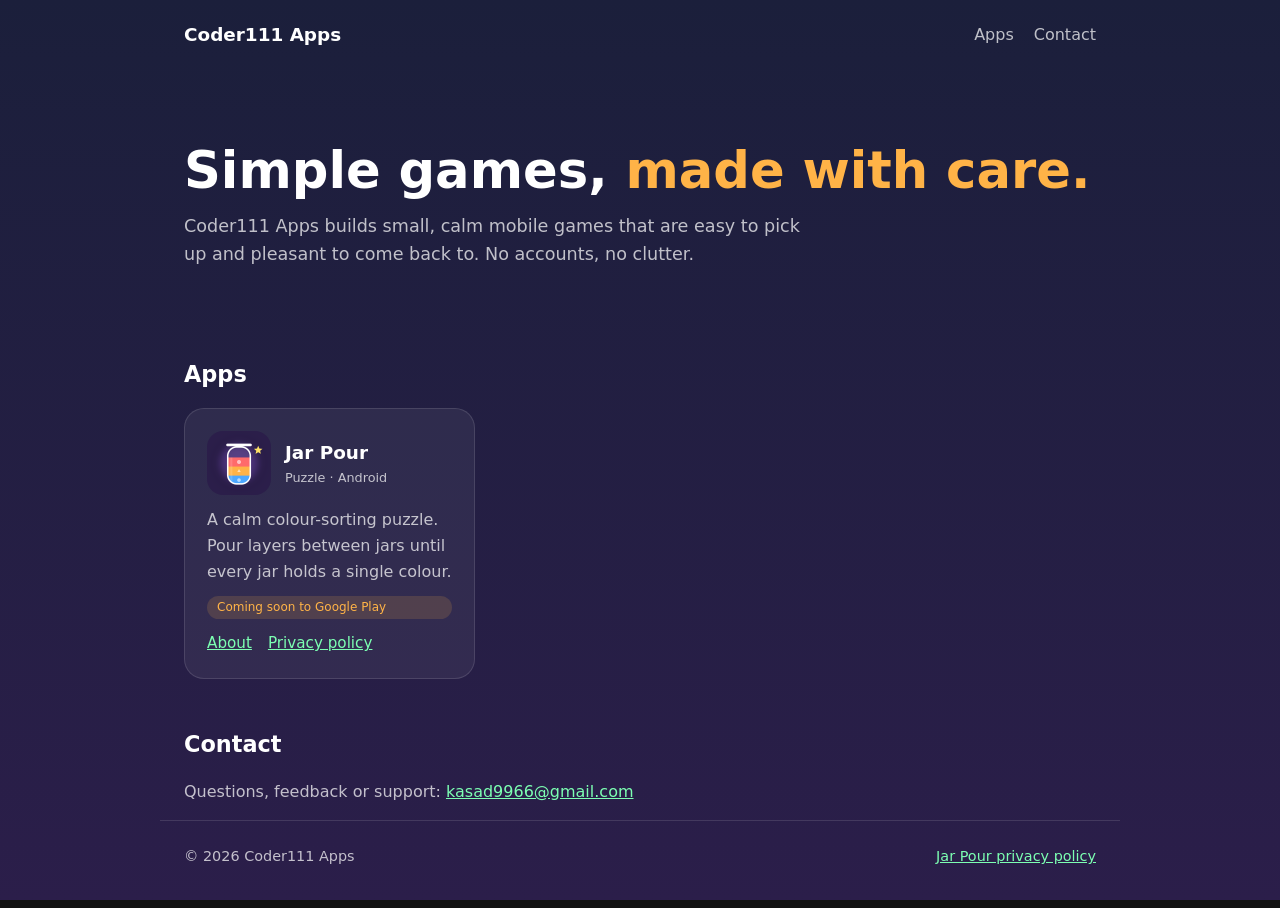
<file: index.html>
<!DOCTYPE html>
<html lang="en"><head><meta charset="utf-8"><meta name="viewport" content="width=device-width, initial-scale=1">
<title>Coder111 Apps — Simple, friendly mobile games</title>
<meta name="description" content="Coder111 Apps makes simple, calm mobile games for everyone.">
<link rel="icon" href="icon.png"><link rel="stylesheet" href="assets/style.css">
</head><body>
<header class="site wrap"><a class="brand" href="./">Coder111 Apps</a><nav><a href="./#apps">Apps</a><a href="./#contact">Contact</a></nav></header>
<main class="wrap">
  <section class="hero">
    <h1>Simple games, <span>made with care.</span></h1>
    <p>Coder111 Apps builds small, calm mobile games that are easy to pick up and pleasant to come back to. No accounts, no clutter.</p>
  </section>

  <h2 id="apps">Apps</h2>
  <div class="grid">
    <article class="card">
      <div class="top"><img src="icon.png" alt="Jar Pour icon"><div><h3>Jar Pour</h3><div class="tag">Puzzle · Android</div></div></div>
      <p>A calm colour-sorting puzzle. Pour layers between jars until every jar holds a single colour.</p>
      <span class="badge">Coming soon to Google Play</span>
      <div class="links"><a href="jar-pour/">About</a><a href="jar-pour/privacy-policy.html">Privacy policy</a></div>
    </article>
  </div>

  <h2 id="contact">Contact</h2>
  <p style="color:var(--muted)">Questions, feedback or support: <a href="mailto:kasad9966@gmail.com">kasad9966@gmail.com</a></p>
</main>
<footer class="site wrap"><span>© 2026 Coder111 Apps</span><span><a href="./jar-pour/privacy-policy.html">Jar Pour privacy policy</a></span></footer>
</body></html>
</file>
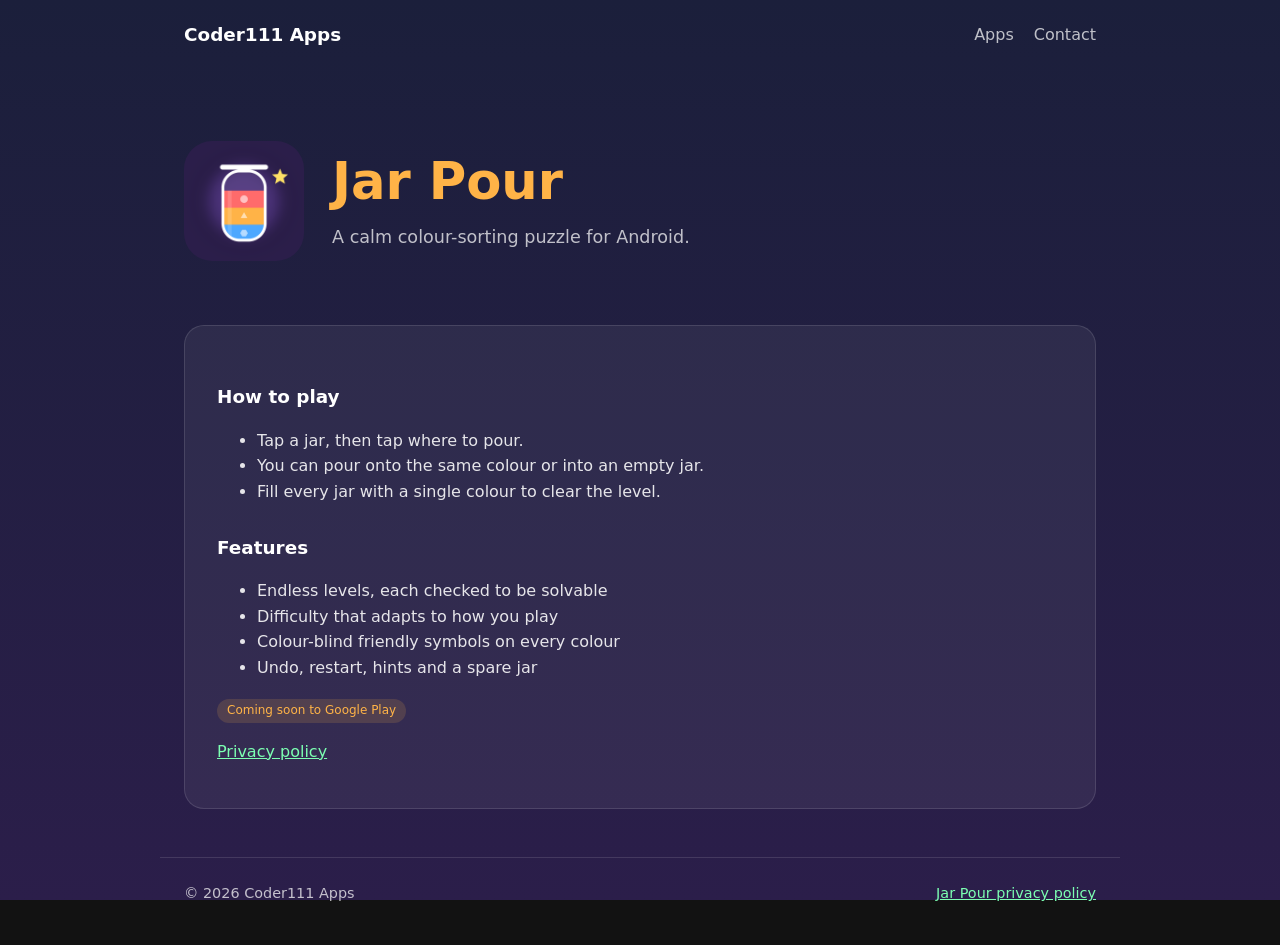
<file: jar-pour/index.html>
<!DOCTYPE html>
<html lang="en"><head><meta charset="utf-8"><meta name="viewport" content="width=device-width, initial-scale=1">
<title>Jar Pour — Colour Sort Puzzle | Coder111 Apps</title>
<meta name="description" content="Jar Pour is a calm colour-sorting puzzle game for Android.">
<link rel="icon" href="../icon.png"><link rel="stylesheet" href="../assets/style.css">
</head><body>
<header class="site wrap"><a class="brand" href="../">Coder111 Apps</a><nav><a href="../#apps">Apps</a><a href="../#contact">Contact</a></nav></header>
<main class="wrap">
  <section class="hero" style="display:flex;gap:28px;align-items:center;flex-wrap:wrap">
    <img src="../icon.png" alt="Jar Pour icon" style="width:120px;height:120px;border-radius:28px">
    <div><h1><span>Jar Pour</span></h1><p>A calm colour-sorting puzzle for Android.</p></div>
  </section>
  <div class="doc">
    <h2>How to play</h2>
    <ul><li>Tap a jar, then tap where to pour.</li><li>You can pour onto the same colour or into an empty jar.</li><li>Fill every jar with a single colour to clear the level.</li></ul>
    <h2>Features</h2>
    <ul><li>Endless levels, each checked to be solvable</li><li>Difficulty that adapts to how you play</li><li>Colour-blind friendly symbols on every colour</li><li>Undo, restart, hints and a spare jar</li></ul>
    <p><span class="badge">Coming soon to Google Play</span></p>
    <p><a href="privacy-policy.html">Privacy policy</a></p>
  </div>
</main>
<footer class="site wrap"><span>© 2026 Coder111 Apps</span><span><a href="../jar-pour/privacy-policy.html">Jar Pour privacy policy</a></span></footer>
</body></html>
</file>
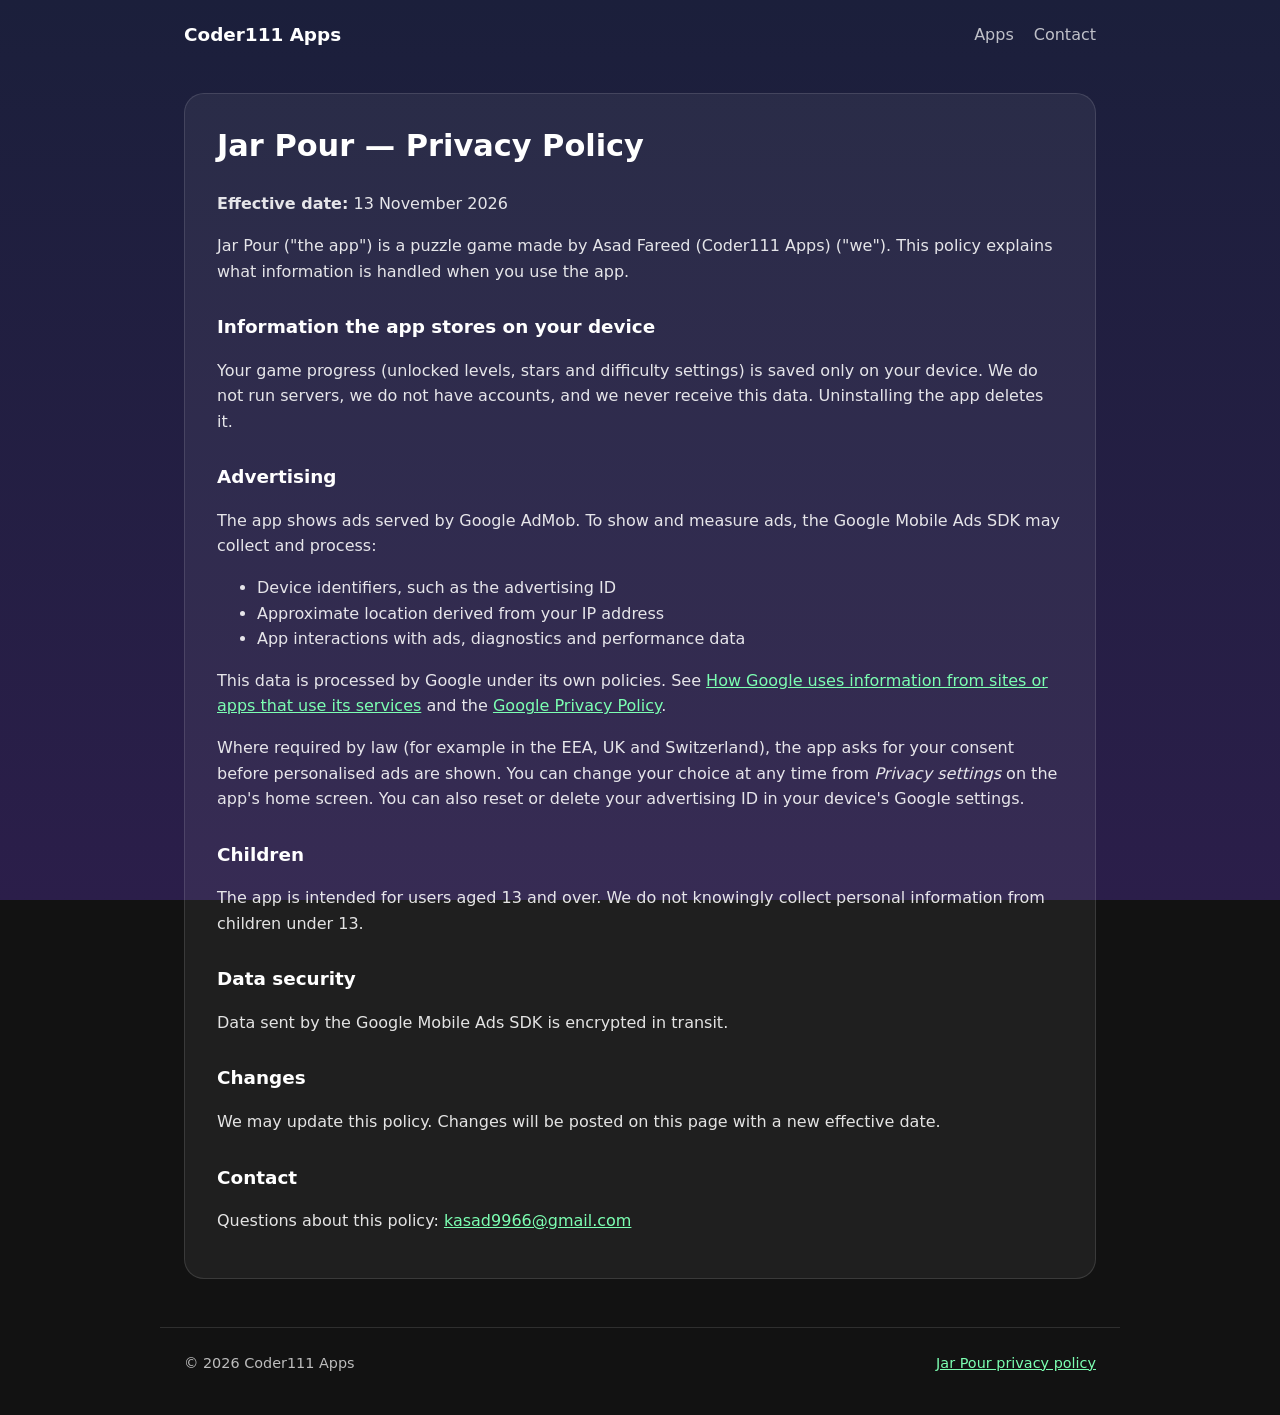
<file: privacy-policy.html>
<!DOCTYPE html>
<html lang="en"><head><meta charset="utf-8">
<meta http-equiv="refresh" content="0; url=jar-pour/privacy-policy.html">
<link rel="canonical" href="jar-pour/privacy-policy.html">
<title>Redirecting…</title></head>
<body><p>Moved to <a href="jar-pour/privacy-policy.html">jar-pour/privacy-policy.html</a>.</p></body></html>
</file>
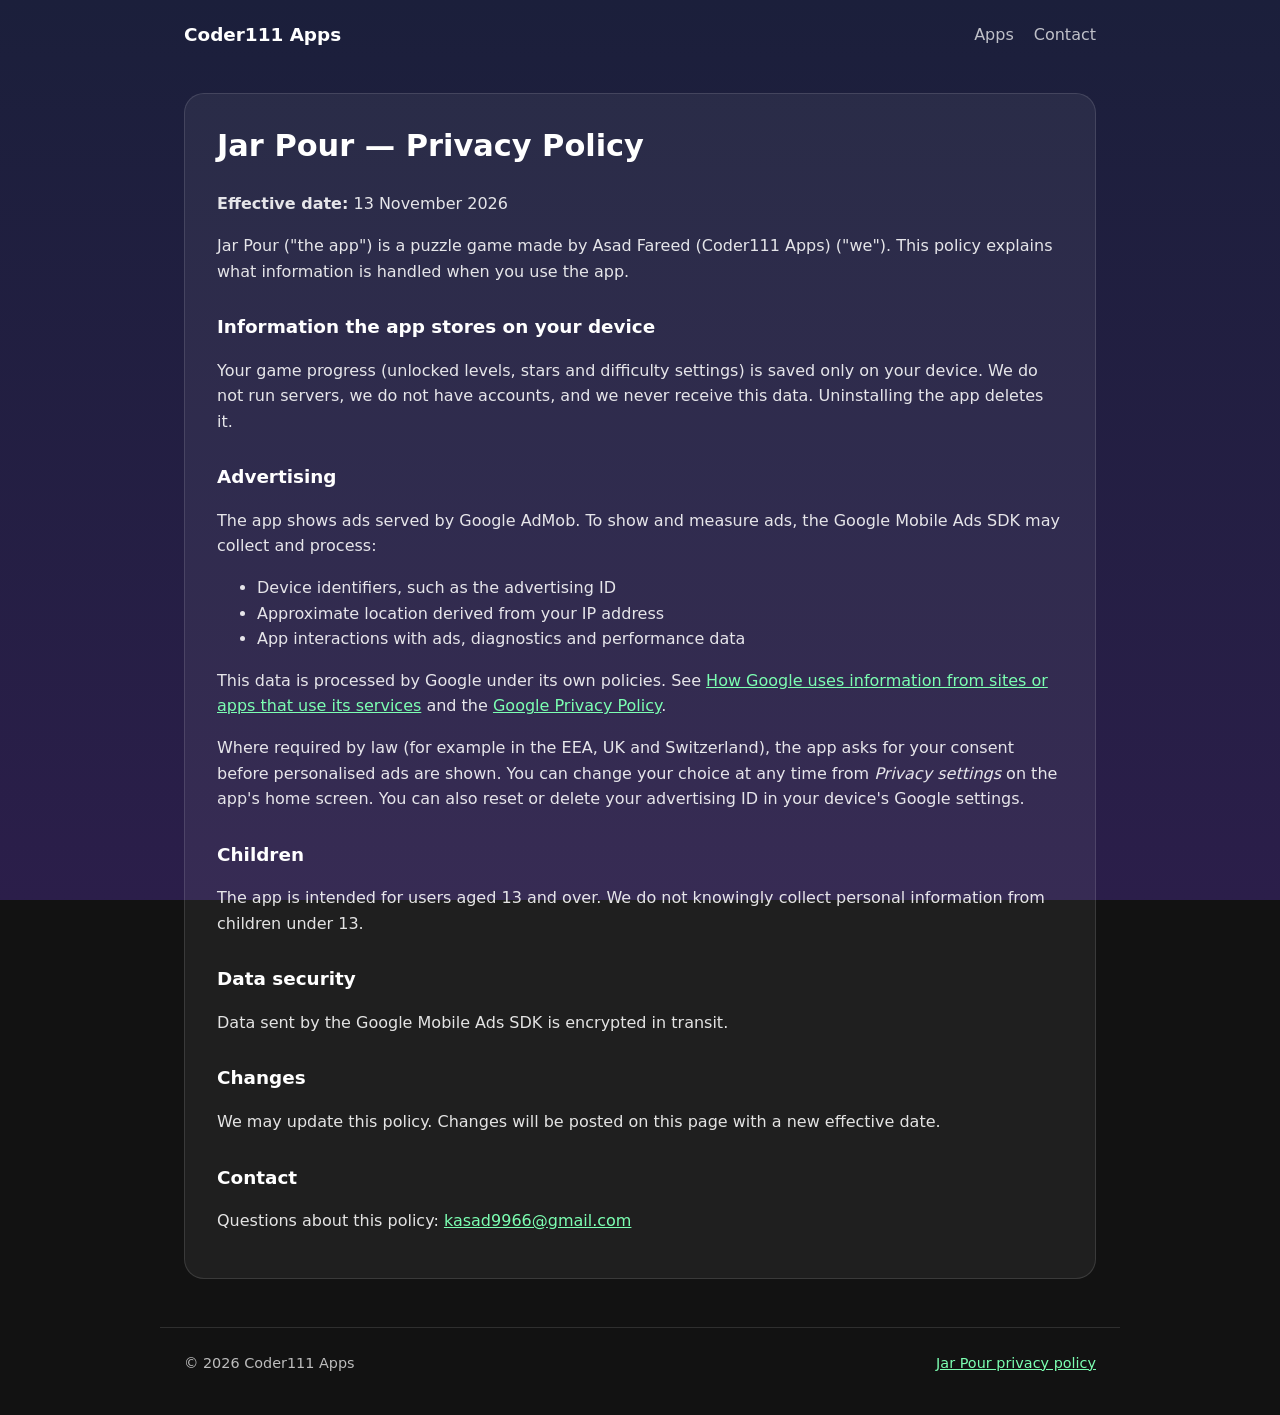
<file: jar-pour/privacy-policy.html>
<!DOCTYPE html>
<html lang="en"><head><meta charset="utf-8"><meta name="viewport" content="width=device-width, initial-scale=1">
<title>Jar Pour — Privacy Policy | Coder111 Apps</title>
<link rel="icon" href="../icon.png"><link rel="stylesheet" href="../assets/style.css">
</head><body>
<header class="site wrap"><a class="brand" href="../">Coder111 Apps</a><nav><a href="../#apps">Apps</a><a href="../#contact">Contact</a></nav></header>
<main class="wrap"><div class="doc">
<h1>Jar Pour — Privacy Policy</h1>
<p><strong>Effective date:</strong> 13 November 2026</p>

<p>Jar Pour ("the app") is a puzzle game made by Asad Fareed (Coder111 Apps) ("we"). This policy explains what information is handled when you use the app.</p>

<h2>Information the app stores on your device</h2>
<p>Your game progress (unlocked levels, stars and difficulty settings) is saved only on your device. We do not run servers, we do not have accounts, and we never receive this data. Uninstalling the app deletes it.</p>

<h2>Advertising</h2>
<p>The app shows ads served by Google AdMob. To show and measure ads, the Google Mobile Ads SDK may collect and process:</p>
<ul>
  <li>Device identifiers, such as the advertising ID</li>
  <li>Approximate location derived from your IP address</li>
  <li>App interactions with ads, diagnostics and performance data</li>
</ul>
<p>This data is processed by Google under its own policies. See <a href="https://policies.google.com/technologies/partner-sites">How Google uses information from sites or apps that use its services</a> and the <a href="https://policies.google.com/privacy">Google Privacy Policy</a>.</p>
<p>Where required by law (for example in the EEA, UK and Switzerland), the app asks for your consent before personalised ads are shown. You can change your choice at any time from <em>Privacy settings</em> on the app's home screen. You can also reset or delete your advertising ID in your device's Google settings.</p>

<h2>Children</h2>
<p>The app is intended for users aged 13 and over. We do not knowingly collect personal information from children under 13.</p>

<h2>Data security</h2>
<p>Data sent by the Google Mobile Ads SDK is encrypted in transit.</p>

<h2>Changes</h2>
<p>We may update this policy. Changes will be posted on this page with a new effective date.</p>

<h2>Contact</h2>
<p>Questions about this policy: <a href="mailto:kasad9966@gmail.com">kasad9966@gmail.com</a></p>
</div></main>
<footer class="site wrap"><span>© 2026 Coder111 Apps</span><span><a href="../jar-pour/privacy-policy.html">Jar Pour privacy policy</a></span></footer>
</body></html>
</file>
<file: assets/style.css>
:root{--bg1:#1B1F3B;--bg2:#2B1E4A;--card:rgba(255,255,255,.06);--line:rgba(255,255,255,.12);--accent:#FFB347;--mint:#7CFFB2;--text:#fff;--muted:rgba(255,255,255,.72);color-scheme:dark}
*{box-sizing:border-box}
body{margin:0;min-height:100vh;font-family:system-ui,-apple-system,"Segoe UI",Roboto,sans-serif;background:linear-gradient(var(--bg1),var(--bg2)) fixed;color:var(--text);line-height:1.6}
a{color:var(--mint)}
.wrap{max-width:960px;margin:0 auto;padding:0 24px}
header.site{display:flex;align-items:center;justify-content:space-between;padding:20px 24px}
header.site .brand{font-weight:800;font-size:1.15rem;color:var(--text);text-decoration:none}
header.site nav a{color:var(--muted);text-decoration:none;margin-left:20px}
header.site nav a:hover{color:var(--text)}
.hero{padding:72px 0 40px}
.hero h1{font-size:clamp(2rem,5vw,3.2rem);line-height:1.15;margin:0 0 12px}
.hero h1 span{color:var(--accent)}
.hero p{color:var(--muted);max-width:620px;font-size:1.1rem;margin:0}
h2{font-size:1.4rem;margin:48px 0 16px}
.grid{display:grid;grid-template-columns:repeat(auto-fill,minmax(260px,1fr));gap:20px}
.card{background:var(--card);border:1px solid var(--line);border-radius:20px;padding:22px;display:flex;flex-direction:column;gap:12px}
.card .top{display:flex;gap:14px;align-items:center}
.card img{width:64px;height:64px;border-radius:16px}
.card h3{margin:0;font-size:1.15rem}
.card .tag{font-size:.8rem;color:var(--muted)}
.card p{margin:0;color:var(--muted)}
.card .links{display:flex;gap:16px;flex-wrap:wrap;margin-top:auto;font-size:.95rem}
.badge{display:inline-block;font-size:.75rem;padding:2px 10px;border-radius:999px;background:rgba(255,179,71,.15);color:var(--accent)}
.doc{background:var(--card);border:1px solid var(--line);border-radius:20px;padding:28px 32px;margin:24px 0 48px}
.doc h1{margin-top:0;font-size:1.9rem}
.doc h2{font-size:1.15rem;margin:28px 0 8px}
.doc p,.doc li{color:rgba(255,255,255,.88)}
footer.site{border-top:1px solid var(--line);padding:24px 24px 40px;color:var(--muted);font-size:.9rem;display:flex;justify-content:space-between;flex-wrap:wrap;gap:12px}
</file>
